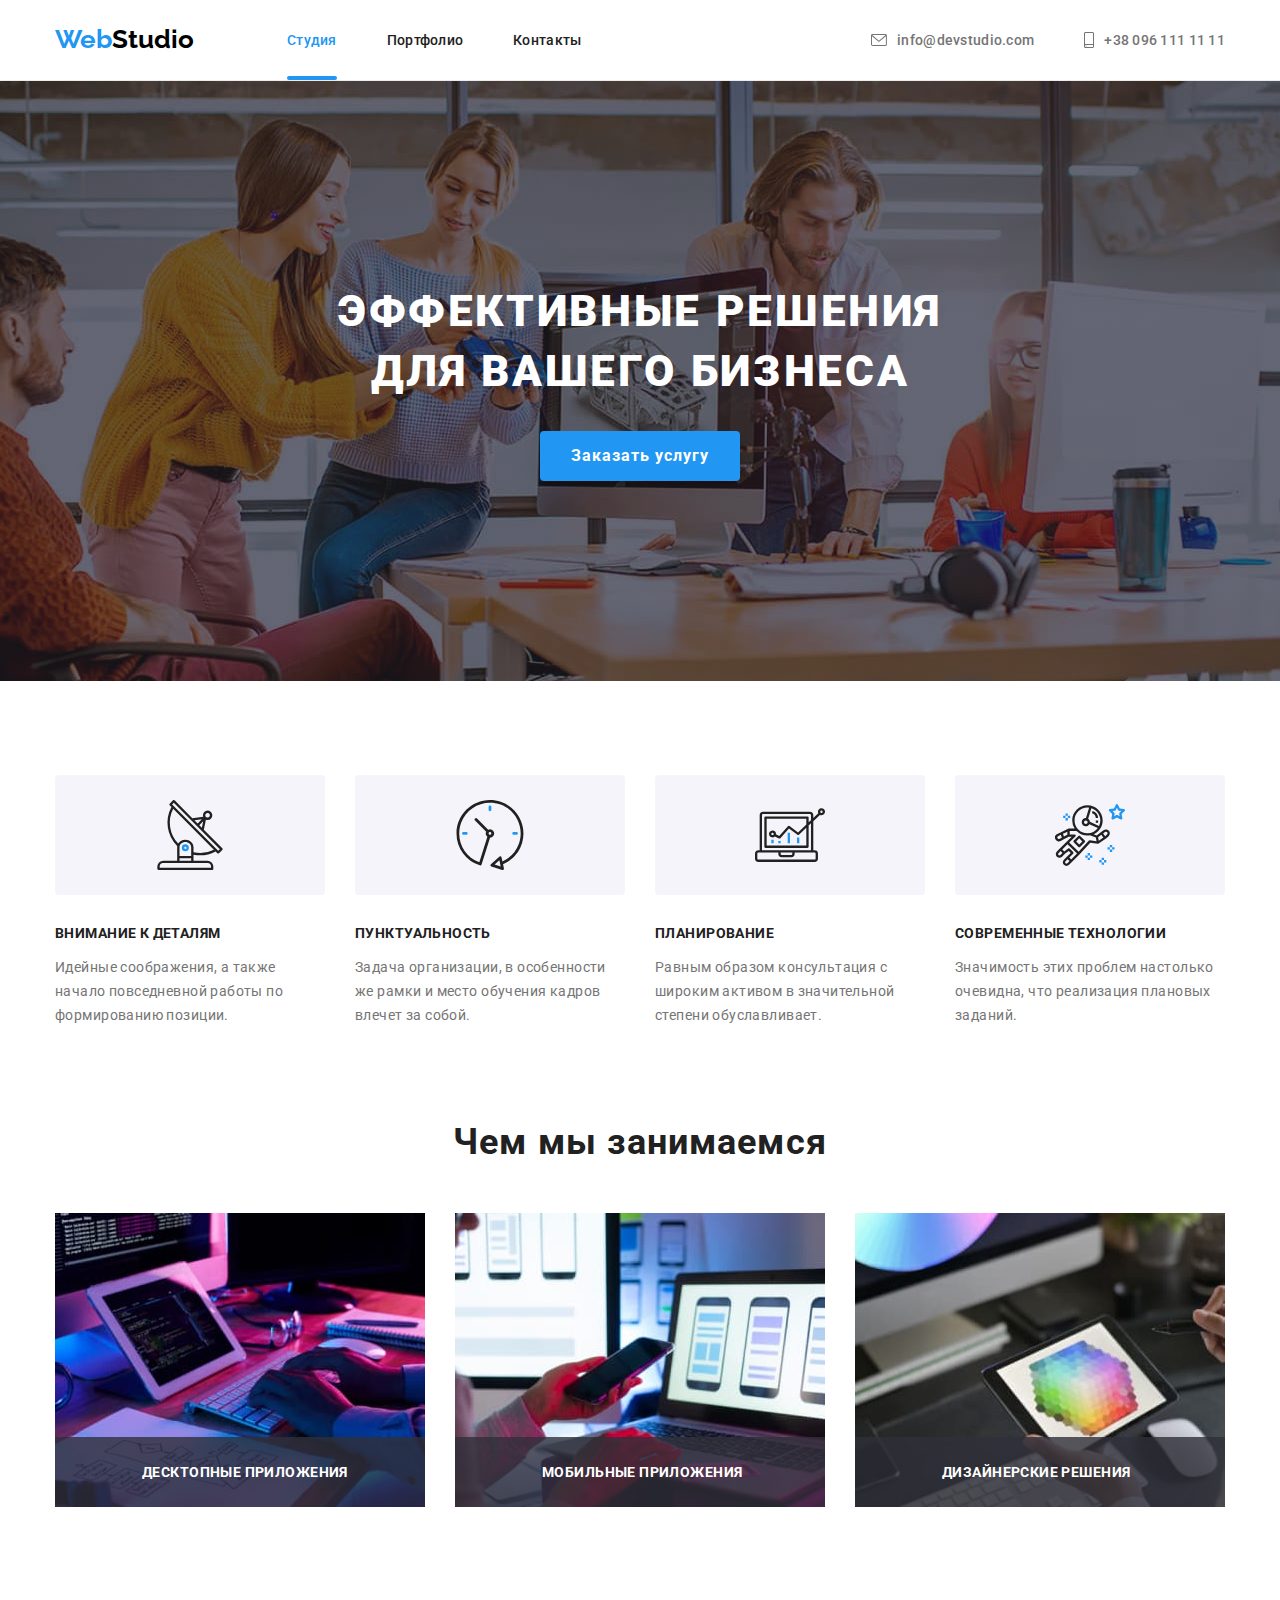
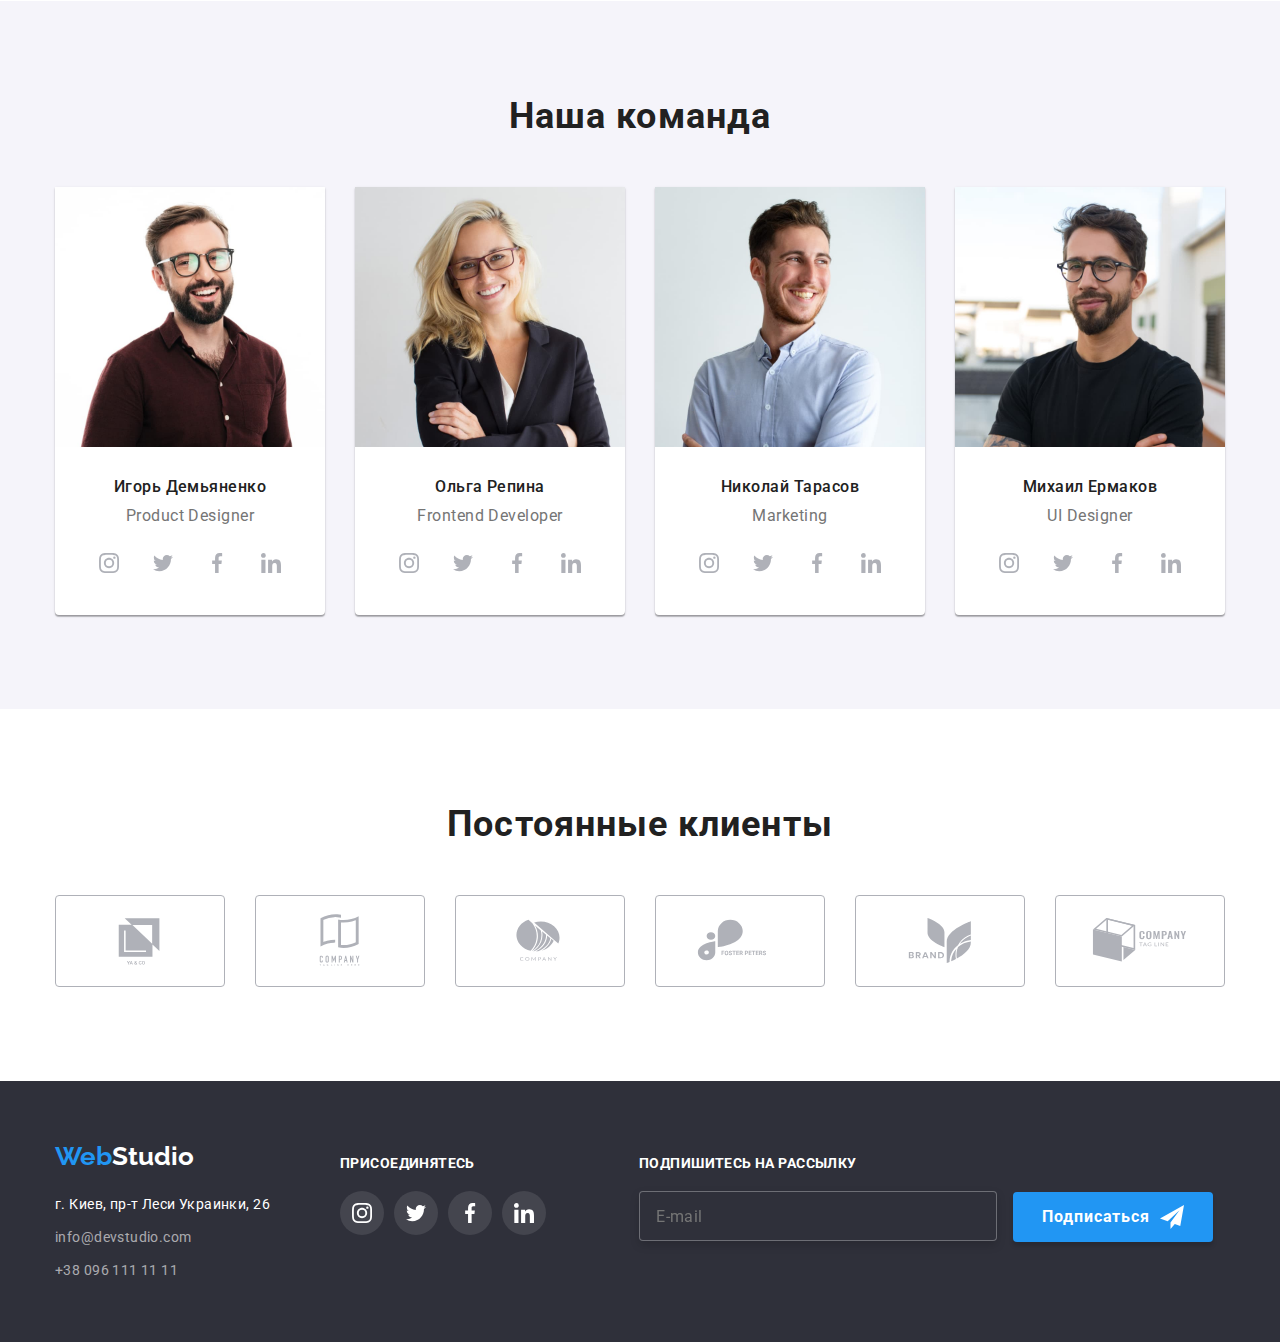
<file: index.html>
<!DOCTYPE html>
<html lang="ru">
    
<head>
    <meta charset="UTF-8">
    <meta http-equiv="X-UA-Compatible" content="IE=edge">
    <meta name="viewport" content="width=device-width, initial-scale=1.0">
    <link rel="preconnect" href="https://fonts.googleapis.com">
    <link rel="preconnect" href="https://fonts.gstatic.com" crossorigin>
    <link href="https://fonts.googleapis.com/css2?family=Raleway:wght@700&family=Roboto:wght@400;500;700;900&display=swap"
        rel="stylesheet">
    <link rel="stylesheet" href="https://cdnjs.cloudflare.com/ajax/libs/modern-normalize/1.1.0/modern-normalize.min.css">
    <link rel="stylesheet" href="./css/styles.css">
    <title>Web Studio</title>
</head>
<body>

 <header>
    <div class="container main-nav">
        <nav class="head-nav">
            <a class="logo" href="./index.html">Web<span class="logo-1">Studio</span></a>

            <ul class="nav">
                <li> <a class="nav-link current" href="./index.html">Студия</a> </li>
                <li> <a class="nav-link" href="./portfolio.html">Портфолио</a> </li>
                <li> <a class="nav-link" href="#cont">Контакты</a> </li>
            </ul>
        </nav>
    
        <ul class="contacts">
            <li>
                <a class="head-contacts" href="mailto:info@devstudio.com">
                    <svg class="contact-icon" width="16" height="12">
                        <use href="./img/svg/symbol-defs.svg#icon-envelope"></use>
                    </svg>
                    info@devstudio.com</a>
            </li>
            <li>
                <a class="head-contacts" href="tel:+380961111111">
                    <svg class="contact-icon" width="10" height="16">
                        <use href="./img/svg/symbol-defs.svg#icon-smartphone"></use>
                    </svg>
                    +38 096 111 11 11</a>
            </li>
        </ul>
    </div>
 </header> 
 
 <main>

    <!-- Баннер -->
     <section class="main">
         <div class="container">
            <h1 class="main-title">Эффективные решения <br> для вашего бизнеса</h1>
            <button class="main-title-btn" type="button" data-modal-open>Заказать услугу</button>
         </div>
     </section>

    <!-- Плюсы -->
    <section class="section">
        <div class="container">
            <h2 class="title-2 none">Чем мы лучше</h2>
            <ul class="pluses">
                <li>
                    <div class=pluses-container>
                        <svg class="pluses-icon" width="70px">
                            <use href="./img/svg/symbol-defs.svg#icon-antenna"></use>
                        </svg>
                    </div>
                    <h3 class="title-3">Внимание к деталям</h3>
                    <p class="text-1">Идейные соображения, а также начало повседневной работы по формированию позиции.</p>
                </li>
                <li>
                    <div class=pluses-container>
                        <svg class="pluses-icon" width="70px">
                            <use href="./img/svg/symbol-defs.svg#icon-clock"></use>
                        </svg>
                    </div>
                    <h3 class="title-3">Пунктуальность</h3>
                    <p class="text-1">Задача организации, в особенности же рамки и место обучения кадров влечет за собой.</p>
                </li>
                <li>
                    <div class=pluses-container>
                        <svg class="pluses-icon" width="70px">
                            <use href="./img/svg/symbol-defs.svg#icon-diagram"></use>
                        </svg>
                    </div>
                    <h3 class="title-3">Планирование</h3>
                    <p class="text-1">Равным образом консультация с широким активом в значительной степени обуславливает.</p>
                </li>
                <li>
                    <div class=pluses-container>
                        <svg class="pluses-icon" width="70px">
                            <use href="./img/svg/symbol-defs.svg#icon-astronaut"></use>
                        </svg>
                    </div>
                    <h3 class="title-3">Современные технологии</h3>
                    <p class="text-1">Значимость этих проблем настолько очевидна, что реализация плановых заданий.</p>
                </li>
            </ul>
        </div>
    </section>

    <!-- Что-то делаем, важное -->
    <section class="section sect-2">
        <div class="container">
            <h2 class="title-2">Чем мы занимаемся</h2>
            <ul class="work">
                <li>
                    <div class="work-item">
                        <img src="./img/box_1.jpg" alt="Верстка" width="370">
                        <h3 class="work-title">ДЕСКТОПНЫЕ ПРИЛОЖЕНИЯ</h3>
                    </div> 
                </li>
                <li>
                    <div class="work-item">
                        <img src="./img/box_2.jpg" alt="Дизайн" width="370">
                        <h3 class="work-title">МОБИЛЬНЫЕ ПРИЛОЖЕНИЯ</h3>
                    </div>  
                </li>
                <li>
                    <div class="work-item">
                        <img src="./img/box_3.jpg" alt="Колористика" width="370">
                        <h3 class="work-title">ДИЗАЙНЕРСКИЕ РЕШЕНИЯ</h3>
                    </div>
                </li>
            </ul>
        </div>
    </section>
    
    <!-- Я и моя команда молодая -->
    <section class="section team">
        <div class="container">
            <h2 class="title-2">Наша команда</h2>
            <ul class="team-list">
                <li class="team-item">
                    <img src="./img/ihor.jpg" alt="Игорь Демьяненко" width="270px">
                    <div class="team-inf">
                        <h3 class="name">Игорь Демьяненко</h3>
                        <p lang="en" class="prof">Product Designer</p>
                        <ul class="social-list">
                            <li class="social-item">
                                <a class="social-link" href="https://www.instagram.com/" target="blank">
                                    <div class="social-container">
                                        <svg class="social-icon">
                                            <use href="./img/svg/symbol-defs.svg#icon-instagram"></use>
                                        </svg>
                                    </div>
                                </a>
                            </li>
                            <li class="social-item">
                                <a class="social-link" href="https://twitter.com/" target="blank">
                                    <div class="social-container">
                                        <svg class="social-icon">
                                            <use href="./img/svg/symbol-defs.svg#icon-twitter"></use>
                                        </svg>
                                    </div>
                                </a>
                            </li>
                            <li class="social-item">
                                <a class="social-link" href="https://www.facebook.com/" target="blank">
                                    <div class="social-container">
                                        <svg class="social-icon">
                                            <use href="./img/svg/symbol-defs.svg#icon-facebook"></use>
                                        </svg>
                                    </div>
                                </a>
                            </li>
                            <li class="social-item">
                                <a class="social-link" href="https://www.linkedin.com/" target="blank">
                                    <div class="social-container">
                                        <svg class="social-icon">
                                            <use href="./img/svg/symbol-defs.svg#icon-linkedin"></use>
                                        </svg>
                                    </div>
                                </a>
                            </li>
                        </ul>
                    </div>
                </li>
                <li class="team-item">
                    <img src="./img/olga.jpg" alt="Ольга Репина" width="270">
                    <div class="team-inf">
                        <h3 class="name">Ольга Репина</h3>
                        <p lang="en" class="prof">Frontend Developer</p>
                        <ul class="social-list">
                            <li class="social-item">
                                <a class="social-link" href="https://www.instagram.com/" target="blank">
                                    <div class="social-container">
                                        <svg class="social-icon">
                                            <use href="./img/svg/symbol-defs.svg#icon-instagram"></use>
                                        </svg>
                                    </div>
                                </a>
                            </li>
                            <li class="social-item">
                                <a class="social-link" href="https://twitter.com/" target="blank">
                                    <div class="social-container">
                                        <svg class="social-icon">
                                            <use href="./img/svg/symbol-defs.svg#icon-twitter"></use>
                                        </svg>
                                    </div>
                                </a>
                            </li>
                            <li class="social-item">
                                <a class="social-link" href="https://www.facebook.com/" target="blank">
                                    <div class="social-container">
                                        <svg class="social-icon">
                                            <use href="./img/svg/symbol-defs.svg#icon-facebook"></use>
                                        </svg>
                                    </div>
                                </a>
                            </li>
                            <li class="social-item">
                                <a class="social-link" href="https://www.linkedin.com/" target="blank">
                                    <div class="social-container">
                                        <svg class="social-icon">
                                            <use href="./img/svg/symbol-defs.svg#icon-linkedin"></use>
                                        </svg>
                                    </div>
                                </a>
                            </li>
                        </ul>
                    </div>
                </li>
                <li class="team-item">
                    <img src="./img/nikolay.jpg" alt="Николай Тарасов" width="270">
                    <div class="team-inf">
                        <h3 class="name">Николай Тарасов</h3>
                        <p lang="en" class="prof">Marketing</p>
                        <ul class="social-list">
                            <li class="social-item">
                                <a class="social-link" href="https://www.instagram.com/" target="blank">
                                    <div class="social-container">
                                        <svg class="social-icon">
                                            <use href="./img/svg/symbol-defs.svg#icon-instagram"></use>
                                        </svg>
                                    </div>
                                </a>
                            </li>
                            <li class="social-item">
                                <a class="social-link" href="https://twitter.com/" target="blank">
                                    <div class="social-container">
                                        <svg class="social-icon">
                                            <use href="./img/svg/symbol-defs.svg#icon-twitter"></use>
                                        </svg>
                                    </div>
                                </a>
                            </li>
                            <li class="social-item">
                                <a class="social-link" href="https://www.facebook.com/" target="blank">
                                    <div class="social-container">
                                        <svg class="social-icon">
                                            <use href="./img/svg/symbol-defs.svg#icon-facebook"></use>
                                        </svg>
                                    </div>
                                </a>
                            </li>
                            <li class="social-item">
                                <a class="social-link" href="https://www.linkedin.com/" target="blank">
                                    <div class="social-container">
                                        <svg class="social-icon">
                                            <use href="./img/svg/symbol-defs.svg#icon-linkedin"></use>
                                        </svg>
                                    </div>
                                </a>
                            </li>
                        </ul>
                    </div>
                </li>
                <li class="team-item">
                    <img src="./img/mikhayl.jpg" alt="Михаил Ермаков" width="270">
                    <div class="team-inf">
                        <h3 class="name">Михаил Ермаков</h3>
                        <p lang="en" class="prof">UI Designer</p>
                        <ul class="social-list">
                            <li class="social-item">
                                <a class="social-link" href="https://www.instagram.com/" target="blank">
                                    <div class="social-container">
                                        <svg class="social-icon">
                                            <use href="./img/svg/symbol-defs.svg#icon-instagram"></use>
                                        </svg>
                                    </div>
                                </a>
                            </li>
                            <li class="social-item">
                                <a class="social-link" href="https://twitter.com/" target="blank">
                                    <div class="social-container">
                                        <svg class="social-icon">
                                            <use href="./img/svg/symbol-defs.svg#icon-twitter"></use>
                                        </svg>
                                    </div>
                                </a>
                            </li>
                            <li class="social-item">
                                <a class="social-link" href="https://www.facebook.com/" target="blank">
                                    <div class="social-container">
                                        <svg class="social-icon">
                                            <use href="./img/svg/symbol-defs.svg#icon-facebook"></use>
                                        </svg>
                                    </div>
                                </a>
                            </li>
                            <li class="social-item">
                                <a class="social-link" href="https://www.linkedin.com/" target="blank">
                                    <div class="social-container">
                                        <svg class="social-icon">
                                            <use href="./img/svg/symbol-defs.svg#icon-linkedin"></use>
                                        </svg>
                                    </div>
                                </a>
                            </li>
                        </ul>
                    </div>
                </li>
            </ul>
        </div>
    </section>

    <!-- Клиенты -->
    <section class="section">
        <div class="container">
            <h2 class="title-2">Постоянные клиенты</h2>
            <ul class="company-list">
                <li>
                    <a class="company" href="">
                            <svg class="company-icon">
                                <use href="./img/svg/symbol-defs.svg#icon-Logo"></use>
                            </svg>
                    </a>
                </li>
                <li>
                    <a class="company" href="">
                            <svg class="company-icon">
                                <use href="./img/svg/symbol-defs.svg#icon-Logo1"></use>
                            </svg>
                    </a>
                </li>
                <li>
                    <a class="company" href="">
                            <svg class="company-icon">
                                <use href="./img/svg/symbol-defs.svg#icon-Logo2"></use>
                            </svg>
                    </a>
                </li>
                <li>
                    <a class="company" href="">
                            <svg class="company-icon">
                                <use href="./img/svg/symbol-defs.svg#icon-Logo3"></use>
                            </svg>
                    </a>
                </li>
                <li>
                    <a class="company" href="">
                            <svg class="company-icon">
                                <use href="./img/svg/symbol-defs.svg#icon-Logo4"></use>
                            </svg>
                    </a>
                </li>
                <li>
                    <a class="company" href="">
                            <svg class="company-icon">
                                <use href="./img/svg/symbol-defs.svg#icon-Logo5"></use>
                            </svg>
                    </a>
                </li>
            </ul>



        </div>
    </section>

 </main>

 <footer>
    <div class="container footer-box">
        <div>
            <a class="logo" href="">Web<span class="logo-2">Studio</span></a>
            <address class="foot-adr" id="cont">
                г. Киев, пр-т Леси Украинки, 26
            </address>
            <ul>
                <li class="mail-foot">
                    <a class="foot-cont" href="mailto:info@devstudio.com">info@devstudio.com</a>
                </li>
                <li>
                    <a class="foot-cont" href="tel:+380961111111">+38 096 111 11 11</a>
                </li>
            </ul>
        </div>
        <div class="subscribe">
            <h3 class="subscribe-title">ПРИСОЕДИНЯТЕСЬ</h3>
            <ul class="subscribe-list">
                <li class="subscribe-item">
                    <a class="subscribe-link" href="https://www.instagram.com/" target="blank">
                        <div class="subscribe-container">
                            <svg class="subscribe-icon">
                                <use href="./img/svg/symbol-defs.svg#icon-instagram"></use>
                            </svg>
                        </div>
                    </a>
                </li>
                <li class="subscribe-item">
                    <a class="subscribe-link" href="https://twitter.com/" target="blank">
                        <div class="subscribe-container">
                            <svg class="subscribe-icon">
                                <use href="./img/svg/symbol-defs.svg#icon-twitter"></use>
                            </svg>
                        </div>
                    </a>
                </li>
                <li class="subscribe-item">
                    <a class="subscribe-link" href="https://www.facebook.com/" target="blank">
                        <div class="subscribe-container">
                            <svg class="subscribe-icon">
                                <use href="./img/svg/symbol-defs.svg#icon-facebook"></use>
                            </svg>
                        </div>
                    </a>
                </li>
                <li class="subscribe-item">
                    <a class="subscribe-link" href="https://www.linkedin.com/" target="blank">
                        <div class="subscribe-container">
                            <svg class="subscribe-icon">
                                <use href="./img/svg/symbol-defs.svg#icon-linkedin"></use>
                            </svg>
                        </div>
                    </a>
                </li>
            </ul>
        </div>

        <div class="mail-form">
            <h3 class="subscribe-title">ПОДПИШИТЕСЬ НА РАССЫЛКУ</h3>
            <div class="mail-sub">
                <input class="mail-input" type="email" name="mail" placeholder="E-mail">
                <button class="mail-sub-btn" type="submit">Подписаться</button>
            </div>
        </div>
    </div>

 </footer>

 <!-- Модалка -->

 <div class="backdrop is-hidden" data-modal>
     <div class="modal">
        <button data-modal-close class="modal-button">
            <div class="modal-close">
                <svg class="modal-close-icon">
                    <use href="./img/svg/symbol-defs.svg#icon-modal-close"></use>
                </svg>
            </div>
        </button>
     </div>
 </div>

 <script src="./js/modal.js"></script>

</body>
</html>
</file>
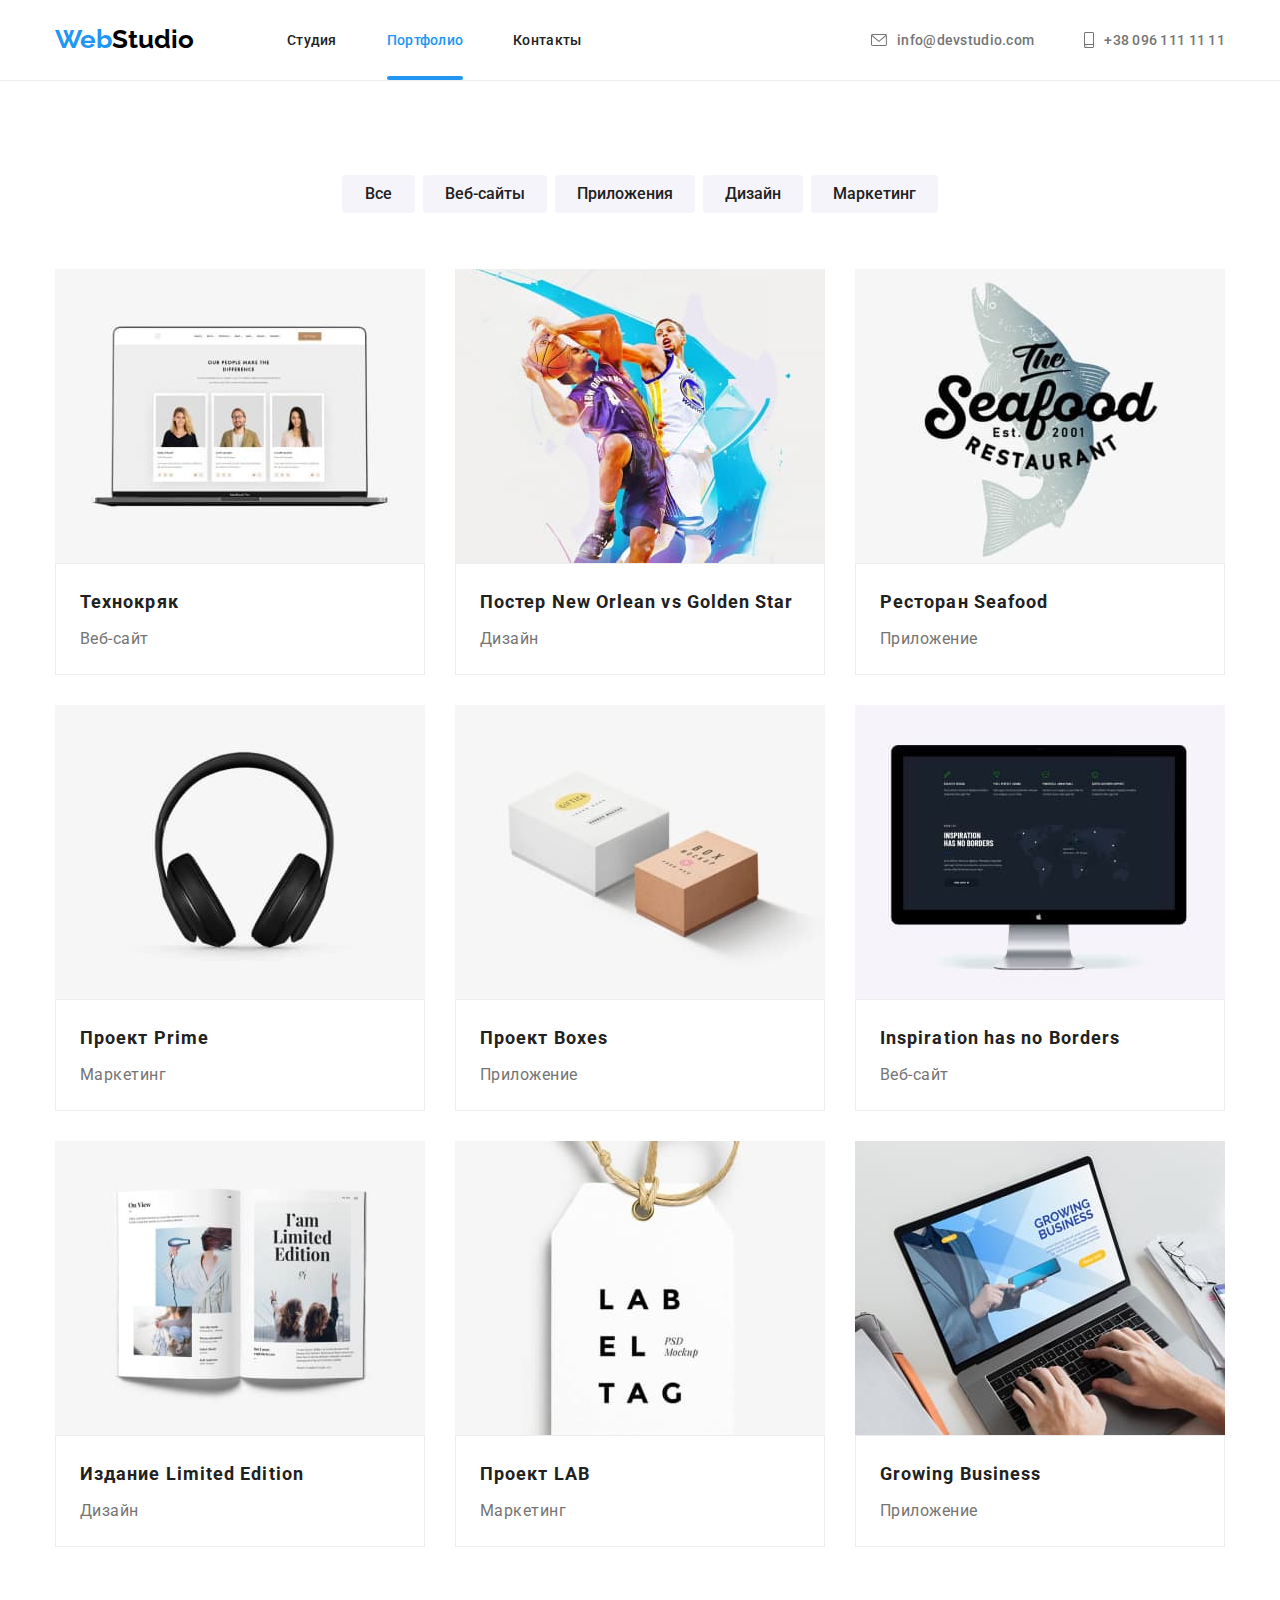
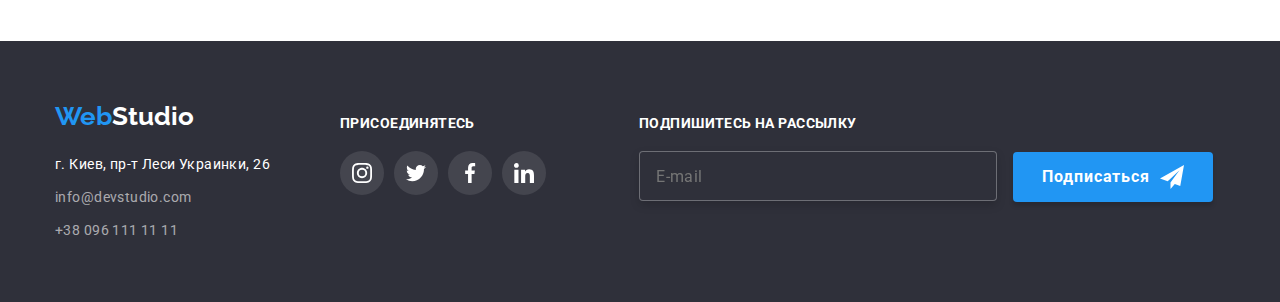
<file: portfolio.html>
<!DOCTYPE html>
<html lang="ru">

<head>
    <meta charset="UTF-8">
    <meta http-equiv="X-UA-Compatible" content="IE=edge">
    <meta name="viewport" content="width=device-width, initial-scale=1.0">
    <link rel="preconnect" href="https://fonts.googleapis.com">
    <link rel="preconnect" href="https://fonts.gstatic.com" crossorigin>
    <link href="https://fonts.googleapis.com/css2?family=Raleway:wght@700&family=Roboto:wght@400;500;700;900&display=swap"
        rel="stylesheet">
    <link rel="stylesheet" href="https://cdnjs.cloudflare.com/ajax/libs/modern-normalize/1.1.0/modern-normalize.min.css">
    <link rel="stylesheet" href="./css/styles.css">
    <title>Portfolio</title>
</head>

<body>

    <header>
        <div class="container main-nav">
            <nav class="head-nav">
                <a class="logo" href="./index.html">Web<span class="logo-1">Studio</span></a>
    
                <ul class="nav">
                    <li> <a class="nav-link " href="./index.html">Студия</a> </li>
                    <li> <a class="nav-link current" href="./portfolio.html">Портфолио</a> </li>
                    <li> <a class="nav-link" href="#cont">Контакты</a> </li>
                </ul>
            </nav>
    
            <ul class="contacts">
                <li>
                    <a class="head-contacts" href="mailto:info@devstudio.com">
                        <svg class="contact-icon" width='16' height='12'>
                            <use href="./img/svg/symbol-defs.svg#icon-envelope"></use>
                        </svg>
                        info@devstudio.com</a>
                </li>
                <li>
                    <a class="head-contacts" href="tel:+380961111111">
                        <svg class="contact-icon" width='10' height='16'>
                            <use href="./img/svg/symbol-defs.svg#icon-smartphone"></use>
                        </svg>
                        +38 096 111 11 11</a>
                </li>
            </ul>
        </div>
    </header>

    <main>
        <section class="section">
            <div class="container">
                <h1 class="portfolio_title">Портфолио</h1>
                
                <!-- Фильтры -->
                <ul class="filters">
                    <li>
                        <button class="filter-btn" type="button">Все</button>
                    </li>
                    <li>
                        <button class="filter-btn" type="button">Веб-сайты</button>
                    </li>
                    <li>
                        <button class="filter-btn" type="button">Приложения</button>
                    </li>
                    <li>
                        <button class="filter-btn" type="button">Дизайн</button>
                    </li>
                    <li>
                        <button class="filter-btn" type="button">Маркетинг</button>
                    </li>
                </ul>
                
                <!-- Список работ -->
                <ul class="cards">
                    <li>
                        <div class="card-item">
                            <img src="./img/project-1.jpg" alt="Технокряк" width="370">
                            <p class="card-text">Технокряк это современная площадка распространения коронавируса. Компании используют эту платформу для цифрового
                            шпионажа и атак на защищённые сервера конкурентов.</p>
                        </div>
                            <div class="card-inf">
                                <h2 class="port-title">Технокряк</h2>
                                <p class="port-text">Веб-сайт</p>
                            </div>
                    </li>
                    <li>
                        <div class="card-item">
                            <img src="./img/project-2.jpg" alt="Постер New Orlean vs Golden Star" width="370">
                            <p class="card-text">Технокряк это современная площадка распространения коронавируса. Компании используют эту
                                платформу для цифрового
                                шпионажа и атак на защищённые сервера конкурентов.</p>
                        </div>
                            <div class="card-inf">
                                <h2 class="port-title">Постер New Orlean vs Golden Star</h2>
                                <p class="port-text">Дизайн</p>
                            </div>
                    </li>
                    <li>
                        <div class="card-item">
                            <img src="./img/project-3.jpg" alt="Ресторан Seafood" width="370">
                            <p class="card-text">Технокряк это современная площадка распространения коронавируса. Компании используют эту
                                платформу для цифрового
                                шпионажа и атак на защищённые сервера конкурентов.</p>
                        </div>
                            <div class="card-inf">
                                <h2 class="port-title">Ресторан Seafood</h2>
                                <p class="port-text">Приложение</p>
                            </div>
                    </li>
                    <li>
                        <div class="card-item">
                            <img src="./img/project-4.jpg" alt="Проект Prime" width="370">
                            <p class="card-text">Технокряк это современная площадка распространения коронавируса. Компании используют эту
                                платформу для цифрового
                                шпионажа и атак на защищённые сервера конкурентов.</p>
                        </div>
                            <div class="card-inf">
                                <h2 class="port-title">Проект Prime</h2>
                                <p class="port-text">Маркетинг</p>
                            </div>
                    </li>
                    <li>
                        <div class="card-item">
                            <img src="./img/project-5.jpg" alt="Проект Boxes" width="370">
                            <p class="card-text">Технокряк это современная площадка распространения коронавируса. Компании используют эту
                                платформу для цифрового
                                шпионажа и атак на защищённые сервера конкурентов.</p>
                        </div>
                            <div class="card-inf">
                                <h2 class="port-title">Проект Boxes</h2>
                                <p class="port-text">Приложение</p>
                            </div>
                    </li>
                    <li>
                        <div class="card-item">
                            <img src="./img/project-6.jpg" alt="Inspiration has no Borders" width="370">
                            <p class="card-text">Технокряк это современная площадка распространения коронавируса. Компании используют эту
                                платформу для цифрового
                                шпионажа и атак на защищённые сервера конкурентов.</p>
                        </div>
                            <div class="card-inf">
                                <h2 class="port-title">Inspiration has no Borders</h2>
                                <p class="port-text">Веб-сайт</p>
                            </div>
                    </li>
                    <li>
                        <div class="card-item">
                            <img src="./img/project-7.jpg" alt="Издание Limited Edition" width="370">
                            <p class="card-text">Технокряк это современная площадка распространения коронавируса. Компании используют эту
                                платформу для цифрового
                                шпионажа и атак на защищённые сервера конкурентов.</p>
                        </div>
                            <div class="card-inf">
                                <h2 class="port-title">Издание Limited Edition</h2>
                                <p class="port-text">Дизайн</p>
                            </div>
                    </li>
                    <li>
                        <div class="card-item">
                            <img src="./img/project-8.jpg" alt="Проект LAB" width="370">
                            <p class="card-text">Технокряк это современная площадка распространения коронавируса. Компании используют эту
                                платформу для цифрового
                                шпионажа и атак на защищённые сервера конкурентов.</p>
                        </div>
                            <div class="card-inf">
                                <h2 class="port-title">Проект LAB</h2>
                                <p class="port-text">Маркетинг</p>
                            </div>
                    </li>
                    <li>
                        <div class="card-item">
                            <img src="./img/project-9.jpg" alt="Growing Business" width="370">
                            <p class="card-text">Технокряк это современная площадка распространения коронавируса. Компании используют эту
                                платформу для цифрового
                                шпионажа и атак на защищённые сервера конкурентов.</p>
                        </div>
                            <div class="card-inf">
                                <h2 class="port-title">Growing Business</h2>
                                <p class="port-text">Приложение</p>
                            </div>
                    </li>
                </ul>
            </div>
        </section>
    </main>

    <footer>
        <div class="container footer-box">
            <div>
                <a class="logo" href="">Web<span class="logo-2">Studio</span></a>
                <address class="foot-adr" id="cont">
                    г. Киев, пр-т Леси Украинки, 26
                </address>
                <ul>
                    <li class="mail-foot">
                        <a class="foot-cont" href="mailto:info@devstudio.com">info@devstudio.com</a>
                    </li>
                    <li>
                        <a class="foot-cont" href="tel:+380961111111">+38 096 111 11 11</a>
                    </li>
                </ul>
            </div>
            <div class="subscribe">
                <h3 class="subscribe-title">ПРИСОЕДИНЯТЕСЬ</h3>
                <ul class="subscribe-list">
                    <li class="subscribe-item">
                        <a class="subscribe-link" href="https://www.instagram.com/" target="blank">
                            <div class="subscribe-container">
                                <svg class="subscribe-icon">
                                    <use href="./img/svg/symbol-defs.svg#icon-instagram"></use>
                                </svg>
                            </div>
                        </a>
                    </li>
                    <li class="subscribe-item">
                        <a class="subscribe-link" href="https://twitter.com/" target="blank">
                            <div class="subscribe-container">
                                <svg class="subscribe-icon">
                                    <use href="./img/svg/symbol-defs.svg#icon-twitter"></use>
                                </svg>
                            </div>
                        </a>
                    </li>
                    <li class="subscribe-item">
                        <a class="subscribe-link" href="https://www.facebook.com/" target="blank">
                            <div class="subscribe-container">
                                <svg class="subscribe-icon">
                                    <use href="./img/svg/symbol-defs.svg#icon-facebook"></use>
                                </svg>
                            </div>
                        </a>
                    </li>
                    <li class="subscribe-item">
                        <a class="subscribe-link" href="https://www.linkedin.com/" target="blank">
                            <div class="subscribe-container">
                                <svg class="subscribe-icon">
                                    <use href="./img/svg/symbol-defs.svg#icon-linkedin"></use>
                                </svg>
                            </div>
                        </a>
                    </li>
                </ul>
            </div>

            <div class="mail-form">
                <h3 class="subscribe-title">ПОДПИШИТЕСЬ НА РАССЫЛКУ</h3>
                <div class="mail-sub">
                    <input class="mail-input" type="email" name="mail" placeholder="E-mail">
                    <button class="mail-sub-btn" type="submit">Подписаться</button>
                </div>
            </div>
        </div>
          
    </footer>

</body>

</html>
</file>
<file: css/styles.css>
/* Основные цвета:
- Задний фон - #e5e5e5
- Передний фон - #F5F4FA
- Шапка, текст на баннер, адрес, лого в футере - #FFFFFF
- Футер - #2F303A
- Основной текст - #757575
- Текст кнопок, подзаголовков - #212121
- Активные кнопки, лого - #2196F3
- Лого в шапке #000000
- Контакты в футере - rgba(255, 255, 255, 0,6)
*/

:root {
  --background-color: #e5e5e5;
  --foreground-color: #f5f4fa;
  --header-color: #ffffff;
  --footer-color: #2f303a;
  --text-1-color: #757575;
  --text-2-color: #212121;
  --active-btn-color: #2196f3;
  --logo-color: #000000;
}
html {
  background-color: var(--background-color);
}
body {
  background-color: var(--header-color);
  font-family: Roboto, sans-serif;
}

ul {
  list-style: none;
  padding: 0px;
  margin: 0px;
}

.section {
  padding-top: 94px;
  padding-bottom: 94px;
}

.container {
  margin-left: auto;
  margin-right: auto;

  padding-left: 15px;
  padding-right: 15px;

  width: 1200px;
}

img {
  display: block;
  max-width: 100%;
  height: auto;
}

p {
  margin: 0;
}

/* ШАПКА */

header {
  background-color: var(--header-color);
  border-bottom: 1px solid #ececec;
}

.main-nav {
  display: flex;
  align-items: center;
  justify-content: space-between;
}

/* logo */

.logo {
  color: var(--active-btn-color);
  font-family: raleway;
  font-weight: 700;
  font-size: 26px;
  text-decoration: none;
  line-height: 1.2;
}

.logo-1 {
  color: var(--logo-color);
}

.logo-2 {
  color: var(--header-color);
}

/* nav */
.head-nav {
  display: flex;
  align-items: center;
}
.nav {
  display: flex;
  margin-top: 0;
  margin-bottom: 0;
  margin-left: 93px;
}

.nav-link {
  display: block;
  padding-top: 32px;
  padding-bottom: 32px;

  font-weight: 500;
  font-size: 14px;
  line-height: 16px;
  letter-spacing: 0.02em;
  color: var(--text-2-color);
  text-decoration: none;

  position: relative;

  transition: 250ms cubic-bezier(0.4, 0, 0.2, 1);
}

.nav-link:hover,
.nav-link:focus {
  color: var(--active-btn-color);
  transition: 250ms cubic-bezier(0.4, 0, 0.2, 1);
}

.nav-link.current {
  color: var(--active-btn-color);
}

.nav li:not(:last-child),
.contacts li:not(:last-child) {
  margin-right: 50px;
}

.nav-link::after {
  content: '';

  display: block;

  width: 100%;
  height: 4px;
  background-color: #2196f3;

  position: absolute;
  bottom: 0;
  border-radius: 2px;

  transform: scaleX(0);
  transition: transform 250ms cubic-bezier(0.4, 0, 0.2, 1);
}

.nav-link:hover::after,
.nav-link:focus::after {
  transform: scaleX(1);
}

.nav-link.current.nav-link::after {
  transform: scaleX(1);
}

/* contacts */
.contacts {
  display: flex;
}

.head-contacts {
  font-weight: 500;
  font-size: 14px;
  line-height: 16px;
  letter-spacing: 0.02em;
  text-decoration: none;
  color: var(--text-1-color);
  display: flex;
  align-items: center;

  transition: 250ms cubic-bezier(0.4, 0, 0.2, 1);
}

.contact-icon {
  fill: #757575;
  margin-right: 10px;

  transition: 250ms cubic-bezier(0.4, 0, 0.2, 1);
}

.head-contacts:hover,
.head-contacts:focus {
  color: var(--active-btn-color);
  transition: 250ms cubic-bezier(0.4, 0, 0.2, 1);
}

.head-contacts:hover .contact-icon,
.head-contacts:focus .contact-icon {
  fill: var(--active-btn-color);
  transition: 250ms cubic-bezier(0.4, 0, 0.2, 1);
}

/* БАННЕР */

.main {
  background-color: #2f303a;
  background-image: linear-gradient(rgba(47, 48, 58, 0.4), rgba(47, 48, 58, 0.4)),
    url('../img/main-img.jpg');
  background-repeat: no-repeat;
  background-position: center;
  margin-bottom: 0px;
  padding-top: 200px;
  padding-bottom: 200px;
  text-align: center;
}

.main-title {
  margin-top: 0;
  margin-bottom: 30px;

  font-weight: 900;
  font-size: 44px;
  line-height: 60px;
  text-align: center;
  letter-spacing: 0.06em;
  text-transform: uppercase;
  color: var(--header-color);
}

.main-title-btn {
  cursor: pointer;
  border-radius: 4px;
  border: 0;

  width: 200px;
  height: 50px;

  font-family: Roboto;
  font-weight: 700;
  font-size: 16px;
  line-height: 30px;
  letter-spacing: 0.06em;
  color: #ffffff;
  background-color: #2196f3;
  box-shadow: 0px 4px 4px rgba(0, 0, 0, 0.15);
}

/* Чем мы лучше/Что делаем  */
.pluses {
  display: flex;
}

.pluses-container {
  display: flex;
  justify-content: center;
  align-items: center;

  width: 270px;
  height: 120px;
  border-radius: 4px;
  margin-bottom: 30px;

  background-color: #f5f4fa;
}

.pluses li {
  width: 270px;
}

.pluses li:not(:last-child) {
  margin-right: 30px;
}

.title-2 {
  font-weight: 700;
  font-size: 36px;
  line-height: 42px;
  text-align: center;
  letter-spacing: 0.03em;
  color: #212121;

  margin-top: 0;
  margin-bottom: 50px;
}

.none {
  display: none;
}

.sect-2 {
  padding-top: 0px;
}

.title-3 {
  font-weight: 700;
  font-size: 14px;
  line-height: 16px;
  letter-spacing: 0.03em;
  text-transform: uppercase;
  color: #212121;
}

.text-1 {
  font-size: 14px;
  line-height: 24px;
  letter-spacing: 0.03em;
  color: rgba(117, 117, 117, 1);
}

.work {
  display: flex;
}

.work li:not(:last-child) {
  margin-right: 30px;
}

.work-item {
  position: relative;
}

.work-item::before {
  display: inline-block;
  position: absolute;
  content: '';
  width: 100%;
  height: 70px;
  background-color: rgba(47, 48, 58, 0.8);
  bottom: 0;
}

.work-title {
  position: absolute;

  margin: 0;
  bottom: 27px;
  left: 87px;

  font-size: 14px;
  line-height: 16px;
  text-align: center;
  letter-spacing: 0.03em;
  text-transform: uppercase;

  color: #ffffff;
}

/* КОМАНДА */
.team {
  background-color: var(--foreground-color);
}
.name {
  font-weight: 500;
  font-size: 16px;
  line-height: 19px;
  letter-spacing: 0.03em;
  color: #212121;

  margin-top: 0;
  margin-bottom: 10px;
}

.prof {
  font-size: 16px;
  line-height: 19px;
  letter-spacing: 0.03em;
  color: rgba(117, 117, 117, 1);
}

.team-inf {
  padding-top: 30px;
  padding-bottom: 30px;
}

.team-list {
  display: flex;
}

.team-item:not(:last-child) {
  margin-right: 30px;
}

.team-item {
  text-align: center;
  border-radius: 0px 0px 4px 4px;

  background: #ffffff;
  box-shadow: 0px 1px 3px rgba(0, 0, 0, 0.12), 0px 1px 1px rgba(0, 0, 0, 0.14),
    0px 2px 1px rgba(0, 0, 0, 0.2);
}

.social-list {
  display: flex;
  margin-top: 16px;
  padding-left: 32px;
  padding-right: 32px;
  justify-content: center;
  align-items: center;
}

.social-link {
  display: flex;
  border-radius: 50%;
  width: 44px;
  height: 44px;
  align-items: center;
  justify-content: center;

  color: #afb1b8;

  transition: 250ms cubic-bezier(0.4, 0, 0.2, 1);
}

.social-container {
  display: flex;
  align-items: center;
  justify-content: center;
}

.social-icon {
  width: 20px;
  height: 20px;
  fill: currentColor;
}

.social-link:hover,
.social-link:focus {
  background-color: var(--active-btn-color);
  transition: 250ms cubic-bezier(0.4, 0, 0.2, 1);
}

.social-link:hover .social-icon,
.social-link:focus .social-icon {
  fill: #ffff;
}

.social-item:not(:last-child) {
  margin-right: 10px;
}

/* КЛИЕНТЫ */
.company-list {
  display: flex;
  justify-content: center;
}

.company-list li:not(:last-child) {
  margin-right: 30px;
}

.company {
  display: flex;
  justify-content: center;
  align-items: center;

  width: 170px;
  height: 92px;
  border-radius: 4px;
  border: 1px solid #afb1b8;
}

.company-icon {
  width: 106px;
  height: 60px;
  fill: #afb1b8;
  transition: 250ms cubic-bezier(0.4, 0, 0.2, 1);
}

.company:hover,
.company:focus {
  border: 1px solid var(--active-btn-color);
}

.company:hover .company-icon,
.company:focus .company-icon {
  fill: var(--active-btn-color);
  transition: 250ms cubic-bezier(0.4, 0, 0.2, 1);
}

/* ФУТЕР */
footer {
  background-color: var(--footer-color);
  padding-top: 60px;
  padding-bottom: 60px;
}

.footer-box {
  display: flex;
  justify-content: flex-start;
}

.foot-adr {
  font-size: 14px;
  line-height: 24px;
  letter-spacing: 0.03em;
  font-style: normal;
  color: #ffffff;

  margin-top: 20px;
  margin-bottom: 9px;
}

.foot-cont {
  font-size: 14px;
  line-height: 24px;
  letter-spacing: 0.03em;
  text-decoration: none;
  color: rgba(255, 255, 255, 0.6);
}

.mail-foot {
  padding-bottom: 9px;
}

/* subscribe */
.subscribe {
  margin-left: 70px;
  width: 206px;
  height: 80px;
}

.subscribe-title {
  font-size: 14px;
  line-height: 16px;
  letter-spacing: 0.03em;
  margin-bottom: 20px;

  color: #ffffff;
}

.subscribe-list {
  display: flex;
  margin-top: 16px;
  padding-left: 32px;
  padding-right: 32px;
  justify-content: center;
  align-items: center;
}

.subscribe-link {
  display: flex;
  border-radius: 50%;
  width: 44px;
  height: 44px;
  align-items: center;
  justify-content: center;

  background-color: rgba(255, 255, 255, 0.1);

  transition: 250ms cubic-bezier(0.4, 0, 0.2, 1);
}

.subscribe-container {
  display: flex;
  align-items: center;
  justify-content: center;
}

.subscribe-icon {
  width: 20px;
  height: 20px;
  fill: #ffff;
}

.subscribe-link:hover,
.subscribe-link:focus {
  background-color: var(--active-btn-color);
  transition: 250ms cubic-bezier(0.4, 0, 0.2, 1);
}

.subscribe-item:not(:last-child) {
  margin-right: 10px;
}

/* input */

.mail-form {
  margin-left: 93px;
}

.mail-sub {
}

.mail-input {
  width: 358px;
  height: 50px;
  padding-left: 16px;

  border: 1px solid rgba(255, 255, 255, 0.3);
  border-radius: 4px;
  filter: drop-shadow(0px 4px 4px rgba(0, 0, 0, 0.15));
  background-color: var(--footer-color);
  color: rgba(255, 255, 255, 0.6);
}

.mail-form input::placeholder {
  font-size: 16px;
  line-height: 20px;
  letter-spacing: 0.03em;
}

.mail-sub-btn {
  display: inline-flex;

  align-items: center;
  justify-content: center;
  margin-left: 12px;

  width: 200px;
  height: 50px;

  cursor: pointer;
  border-radius: 4px;
  border: 0;

  font-family: Roboto;
  font-weight: 700;
  font-size: 16px;
  line-height: 30px;
  letter-spacing: 0.06em;

  color: #ffffff;
  background-color: #2196f3;
  box-shadow: 0px 4px 4px rgba(0, 0, 0, 0.15);
}

.mail-sub-btn::after {
  content: '';

  width: 24px;
  height: 24px;
  margin-left: 10px;

  background-size: contain;
  background-image: url(../img/svg/icon-send.svg);
}

/* Модалка */

.backdrop {
  position: fixed;
  top: 0;
  left: 0;
  width: 100%;
  height: 100%;
  background-color: rgba(0, 0, 0, 0.2);

  opacity: 1;
  transition: opacity 250ms cubic-bezier(0.4, 0, 0.2, 1);
}

.backdrop.is-hidden {
  opacity: 0;
  pointer-events: none;
}

.modal {
  position: absolute;
  top: 50%;
  left: 50%;
  transform: translate(-50%, -50%);

  min-width: 528px;
  min-height: 581px;

  border-radius: 4px;
  background-color: #fff;
  box-shadow: 0px 1px 3px rgba(0, 0, 0, 0.12), 0px 1px 1px rgba(0, 0, 0, 0.14),
    0px 2px 1px rgba(0, 0, 0, 0.2);
}

.modal-button {
  display: flex;
  position: absolute;

  width: 30px;
  height: 30px;

  top: 8px;
  right: 8px;
  align-items: center;
  justify-content: center;

  border-radius: 50%;
  border: 1px solid rgba(0, 0, 0, 0.1);
  background-color: #fff;

  cursor: pointer;
}

.modal-close {
  display: flex;
  align-items: center;
  justify-content: center;
}

.modal-close-icon {
  width: 11px;
  height: 11px;
  fill: #000;
}

/* ПОРТФОЛИО */

.portfolio_title {
  display: none;
}

/* Фильтры */
.filters {
  display: flex;
  justify-content: center;
  margin-bottom: 56px;
}

.filters li:not(:last-child) {
  margin-right: 8px;
}

.filter-btn {
  background-color: #f5f4fa;
  color: var(--text-2-color);
  font-family: inherit;
  font-weight: 500;
  font-size: 16px;
  cursor: pointer;

  border-radius: 4px;
  border: 0;
  padding: 6px 22px;

  height: 38px;
  min-width: 73px;
  transition: 250ms cubic-bezier(0.4, 0, 0.2, 1);
}

.filter-btn:focus,
.filter-btn:hover {
  background-color: var(--active-btn-color);
  color: var(--header-color);
  box-shadow: 0px 3px 1px rgba(0, 0, 0, 0.1), 0px 1px 2px rgba(0, 0, 0, 0.08),
    0px 2px 2px rgba(0, 0, 0, 0.12);
  transition: 250ms cubic-bezier(0.4, 0, 0.2, 1);
}

/* Работы */
.cards {
  display: flex;
  flex-wrap: wrap;
}

.cards li {
  background: #ffffff;
  box-sizing: border-box;
  cursor: pointer;
  width: 370px;

  margin-right: 30px;
  margin-bottom: 30px;
}

.cards li:hover,
.cards li:focus {
  box-shadow: 0px 1px 1px rgba(0, 0, 0, 0.12), 0px 4px 4px rgba(0, 0, 0, 0.06),
    1px 4px 6px rgba(0, 0, 0, 0.16);
}

.cards li:nth-child(3n) {
  margin-right: 0;
}

.cards li:nth-child(n + 7) {
  margin-bottom: 0;
}

.card-inf {
  border: 1px solid #eeeeee;
  padding: 20px 24px;
  text-align: left;
}

.card-item {
  position: relative;
  overflow: hidden;
}

.card-item::before {
  position: absolute;
  display: inline-block;
  content: '';
  width: 100%;
  height: 100%;
  background-color: rgba(33, 150, 243, 0.9);

  transform: translateY(100%);
  transition: transform 250ms cubic-bezier(0.4, 0, 0.2, 1);
}

.card-item:hover::before,
.card-item:focus::before {
  opacity: 1;
  transform: translateY(0);
}

.card-item:hover .card-text,
.card-item:focus .card-text {
  opacity: 1;
  transform: translateY(0);
}

.card-text {
  color: #fff;
  position: absolute;
  top: 63px;
  left: 24px;

  width: 322px;
  height: 168px;

  font-size: 18px;
  line-height: 28px;
  letter-spacing: 0.03em;

  transform: translateY(150%);
  transition: transform 250ms cubic-bezier(0.4, 0, 0.2, 1);
}

.port-title {
  font-weight: 700;
  font-size: 18px;
  line-height: 36px;
  letter-spacing: 0.06em;
  color: #212121;
  margin: 0 0 4px 0;
}
.port-text {
  font-size: 16px;
  line-height: 30px;
  letter-spacing: 0.03em;
  color: #757575;
}
</file>
